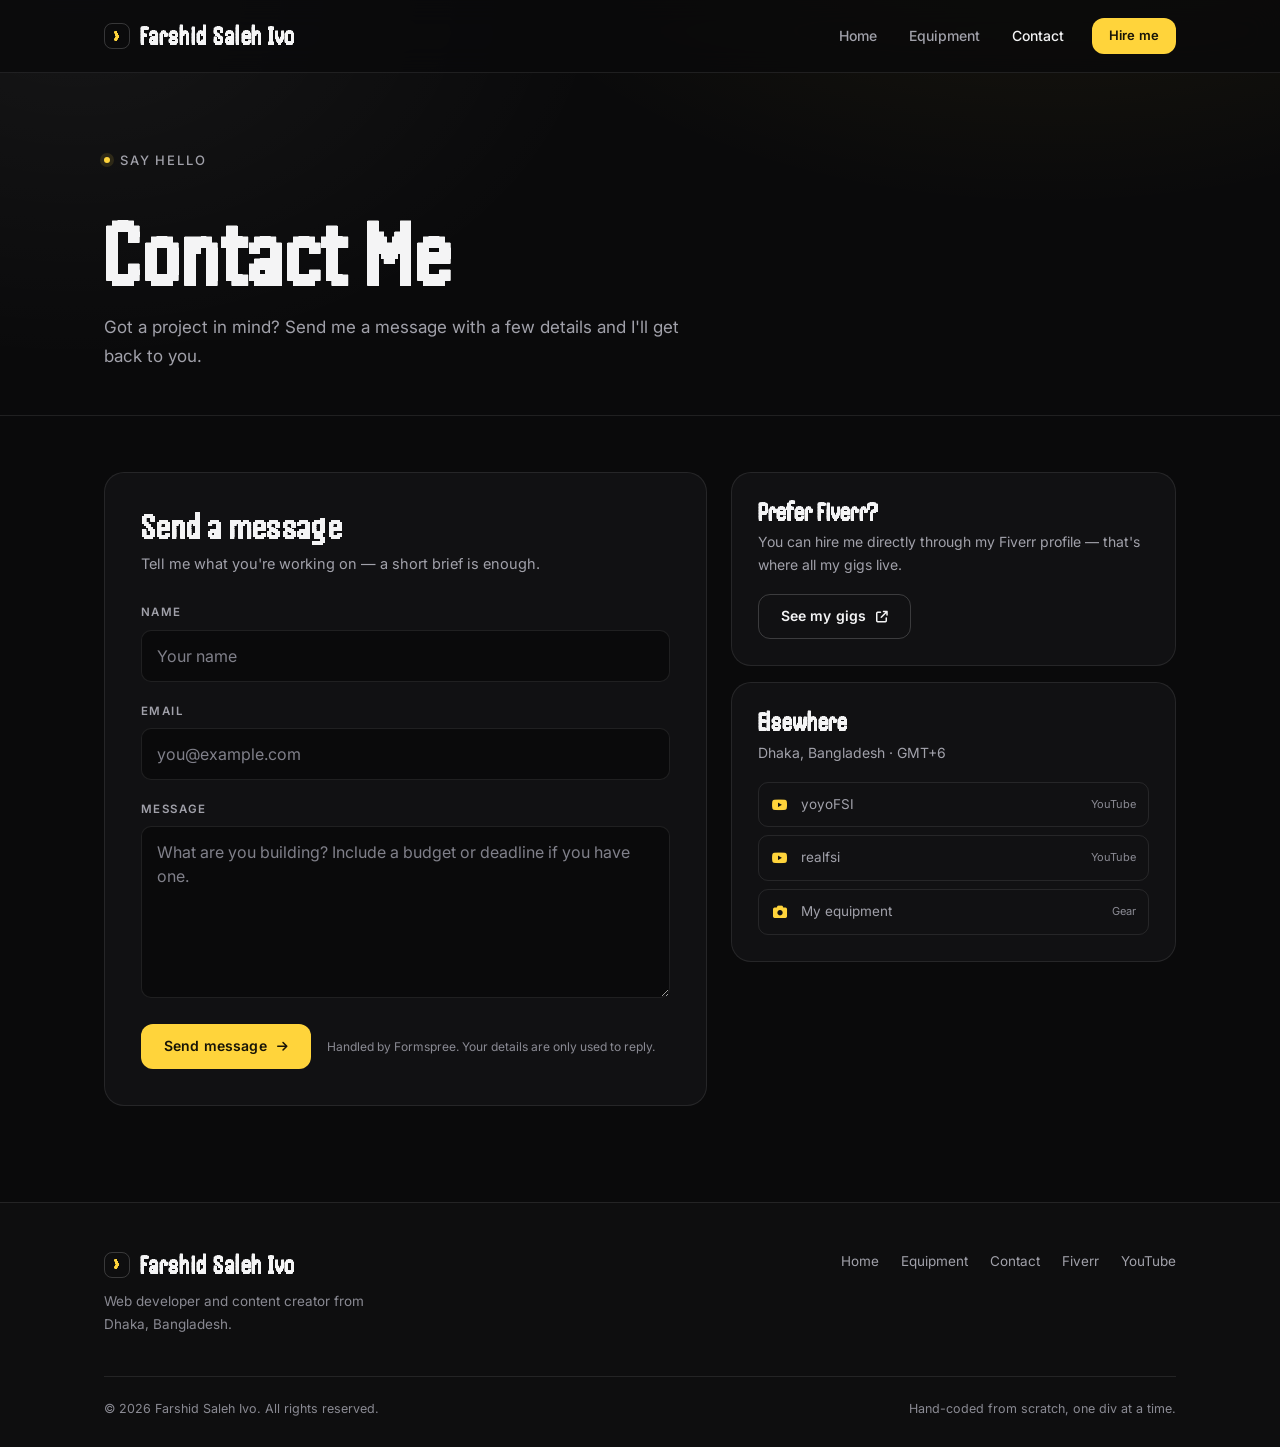
<file: Farshid Saleh Ivo - portfolio v1/contactme.html>
<!DOCTYPE html>
<html lang="en">
<head>
    <meta charset="UTF-8">
    <meta name="viewport" content="width=device-width, initial-scale=1">
    <title>Contact — Farshid Saleh Ivo</title>
    <meta name="description" content="Contact Farshid Saleh Ivo about a website, video editing or design project. Send a message or reach out through Fiverr.">
    <meta name="author" content="Farshid Saleh Ivo">
    <meta name="theme-color" content="#0a0a0b">
    <meta name="robots" content="index, follow">
    <link rel="canonical" href="https://farshidsalehivo.netlify.app/contactme.html">

    <meta property="og:type" content="website">
    <meta property="og:site_name" content="Farshid Saleh Ivo">
    <meta property="og:title" content="Contact — Farshid Saleh Ivo">
    <meta property="og:description" content="Got a project in mind? Send a message about a website, video or design project.">
    <meta property="og:url" content="https://farshidsalehivo.netlify.app/contactme.html">
    <meta property="og:image" content="https://farshidsalehivo.netlify.app/images/og-cover.jpg">
    <meta property="og:image:width" content="1200">
    <meta property="og:image:height" content="630">
    <meta property="og:image:alt" content="Farshid Saleh Ivo — web developer and content creator">
    <meta name="twitter:card" content="summary_large_image">
    <meta name="twitter:title" content="Contact — Farshid Saleh Ivo">
    <meta name="twitter:description" content="Got a project in mind? Send a message about a website, video or design project.">
    <meta name="twitter:image" content="https://farshidsalehivo.netlify.app/images/og-cover.jpg">

    <link rel="icon" href="favicon.ico" sizes="any">
    <link rel="apple-touch-icon" sizes="180x180" href="apple-touch-icon.png">
    <link rel="manifest" href="site.webmanifest">

    <link rel="preconnect" href="https://fonts.googleapis.com">
    <link rel="preconnect" href="https://fonts.gstatic.com" crossorigin>
    <link rel="preconnect" href="https://cdnjs.cloudflare.com" crossorigin>
    <link href="https://fonts.googleapis.com/css2?family=Handjet:wght@400..900&family=Inter:wght@400;500;600&display=swap" rel="stylesheet">
    <link rel="stylesheet" href="https://cdnjs.cloudflare.com/ajax/libs/font-awesome/6.5.2/css/all.min.css" integrity="sha512-SnH5WK+bZxgPHs44uWIX+LLJAJ9/2PkPKZ5QiAj6Ta86w+fsb2TkcmfRyVX3pBnMFcV7oQPJkl9QevSCWr3W6A==" crossorigin="anonymous" referrerpolicy="no-referrer">
    <link rel="stylesheet" href="style.css">
    <script src="app.js" defer></script>
</head>
<body>
    <a class="skip-link" href="#main">Skip to content</a>

    <header class="site-header">
        <div class="wrap header-inner">
            <a class="logo" href="index.html" aria-label="Farshid Saleh Ivo — home">
                <span class="logo__mark" aria-hidden="true">›</span> Farshid Saleh Ivo
            </a>
            <button class="nav-toggle" id="navToggle" type="button" aria-expanded="false" aria-controls="siteNav" aria-label="Open menu">
                <span class="nav-toggle__bars" aria-hidden="true"><span></span><span></span></span>
                <span class="nav-toggle__label">Menu</span>
            </button>
            <nav class="site-nav" id="siteNav" aria-label="Main">
                <a href="index.html">Home</a>
                <a href="equipment.html">Equipment</a>
                <a href="contactme.html" aria-current="page">Contact</a>
                <a class="btn btn--accent btn--sm" href="https://www.fiverr.com/yoyofsi?public_mode=true" target="_blank" rel="noopener">Hire me</a>
            </nav>
        </div>
    </header>

    <main id="main">
        <div class="page-head">
            <div class="wrap">
                <p class="eyebrow"><span class="dot" aria-hidden="true"></span> Say hello</p>
                <h1>Contact Me</h1>
                <p class="lede">
                    Got a project in mind? Send me a message with a few details and I'll get back to you.
                </p>
            </div>
        </div>

        <div class="wrap">
            <div class="contact-layout">
                <form class="form-card" id="contactForm" action="https://formspree.io/f/mlgvylbv" method="POST">
                    <h2>Send a message</h2>
                    <p class="form-card__intro">Tell me what you're working on — a short brief is enough.</p>

                    <input type="hidden" name="_subject" value="New message from farshidsalehivo.netlify.app">
                    <div class="form-honeypot" hidden>
                        <label for="company">Company</label>
                        <input type="text" id="company" name="_gotcha" tabindex="-1" autocomplete="off">
                    </div>

                    <div class="form-field">
                        <label for="name">Name</label>
                        <input type="text" id="name" name="name" placeholder="Your name" autocomplete="name" required>
                    </div>

                    <div class="form-field">
                        <label for="email">Email</label>
                        <input type="email" id="email" name="email" placeholder="you@example.com" autocomplete="email" inputmode="email" required>
                    </div>

                    <div class="form-field">
                        <label for="message">Message</label>
                        <textarea id="message" name="message" rows="6" placeholder="What are you building? Include a budget or deadline if you have one." required></textarea>
                    </div>

                    <div class="form-status" id="formStatus" role="status" aria-live="polite"></div>

                    <div class="form-footer">
                        <button type="submit" class="btn btn--accent" id="submitBtn">
                            Send message <i class="fa-solid fa-arrow-right" aria-hidden="true"></i>
                        </button>
                        <p class="form-note">Handled by Formspree. Your details are only used to reply.</p>
                    </div>
                </form>

                <aside class="contact-aside" aria-label="Other ways to contact me">
                    <div class="aside-card">
                        <h2>Prefer Fiverr?</h2>
                        <p>You can hire me directly through my Fiverr profile — that's where all my gigs live.</p>
                        <p class="aside-card__cta">
                            <a class="btn btn--ghost" href="https://www.fiverr.com/yoyofsi?public_mode=true" target="_blank" rel="noopener">
                                See my gigs <i class="fa-solid fa-arrow-up-right-from-square" aria-hidden="true"></i>
                            </a>
                        </p>
                    </div>

                    <div class="aside-card">
                        <h2>Elsewhere</h2>
                        <p>Dhaka, Bangladesh · GMT+6</p>
                        <ul class="aside-list">
                            <li>
                                <a href="https://www.youtube.com/@yoyoFSI?app=desktop" target="_blank" rel="noopener">
                                    <i class="fa-brands fa-youtube" aria-hidden="true"></i> yoyoFSI
                                    <span>YouTube</span>
                                </a>
                            </li>
                            <li>
                                <a href="https://www.youtube.com/@cheetota" target="_blank" rel="noopener">
                                    <i class="fa-brands fa-youtube" aria-hidden="true"></i> realfsi
                                    <span>YouTube</span>
                                </a>
                            </li>
                            <li>
                                <a href="equipment.html">
                                    <i class="fa-solid fa-camera" aria-hidden="true"></i> My equipment
                                    <span>Gear</span>
                                </a>
                            </li>
                        </ul>
                    </div>
                </aside>
            </div>
        </div>
    </main>

    <footer class="site-footer">
        <div class="wrap">
            <div class="footer__inner">
                <div class="footer__brand">
                    <a class="logo" href="index.html"><span class="logo__mark" aria-hidden="true">›</span> Farshid Saleh Ivo</a>
                    <p>Web developer and content creator from Dhaka, Bangladesh.</p>
                </div>
                <nav class="footer__links" aria-label="Footer">
                    <a href="index.html">Home</a>
                    <a href="equipment.html">Equipment</a>
                    <a href="contactme.html">Contact</a>
                    <a href="https://www.fiverr.com/yoyofsi?public_mode=true" target="_blank" rel="noopener">Fiverr</a>
                    <a href="https://www.youtube.com/@yoyoFSI?app=desktop" target="_blank" rel="noopener">YouTube</a>
                </nav>
            </div>
            <div class="footer__bottom">
                <span>© <span data-year>2026</span> Farshid Saleh Ivo. All rights reserved.</span>
                <span>Hand-coded from scratch, one div at a time.</span>
            </div>
        </div>
    </footer>
</body>
</html>
</file>
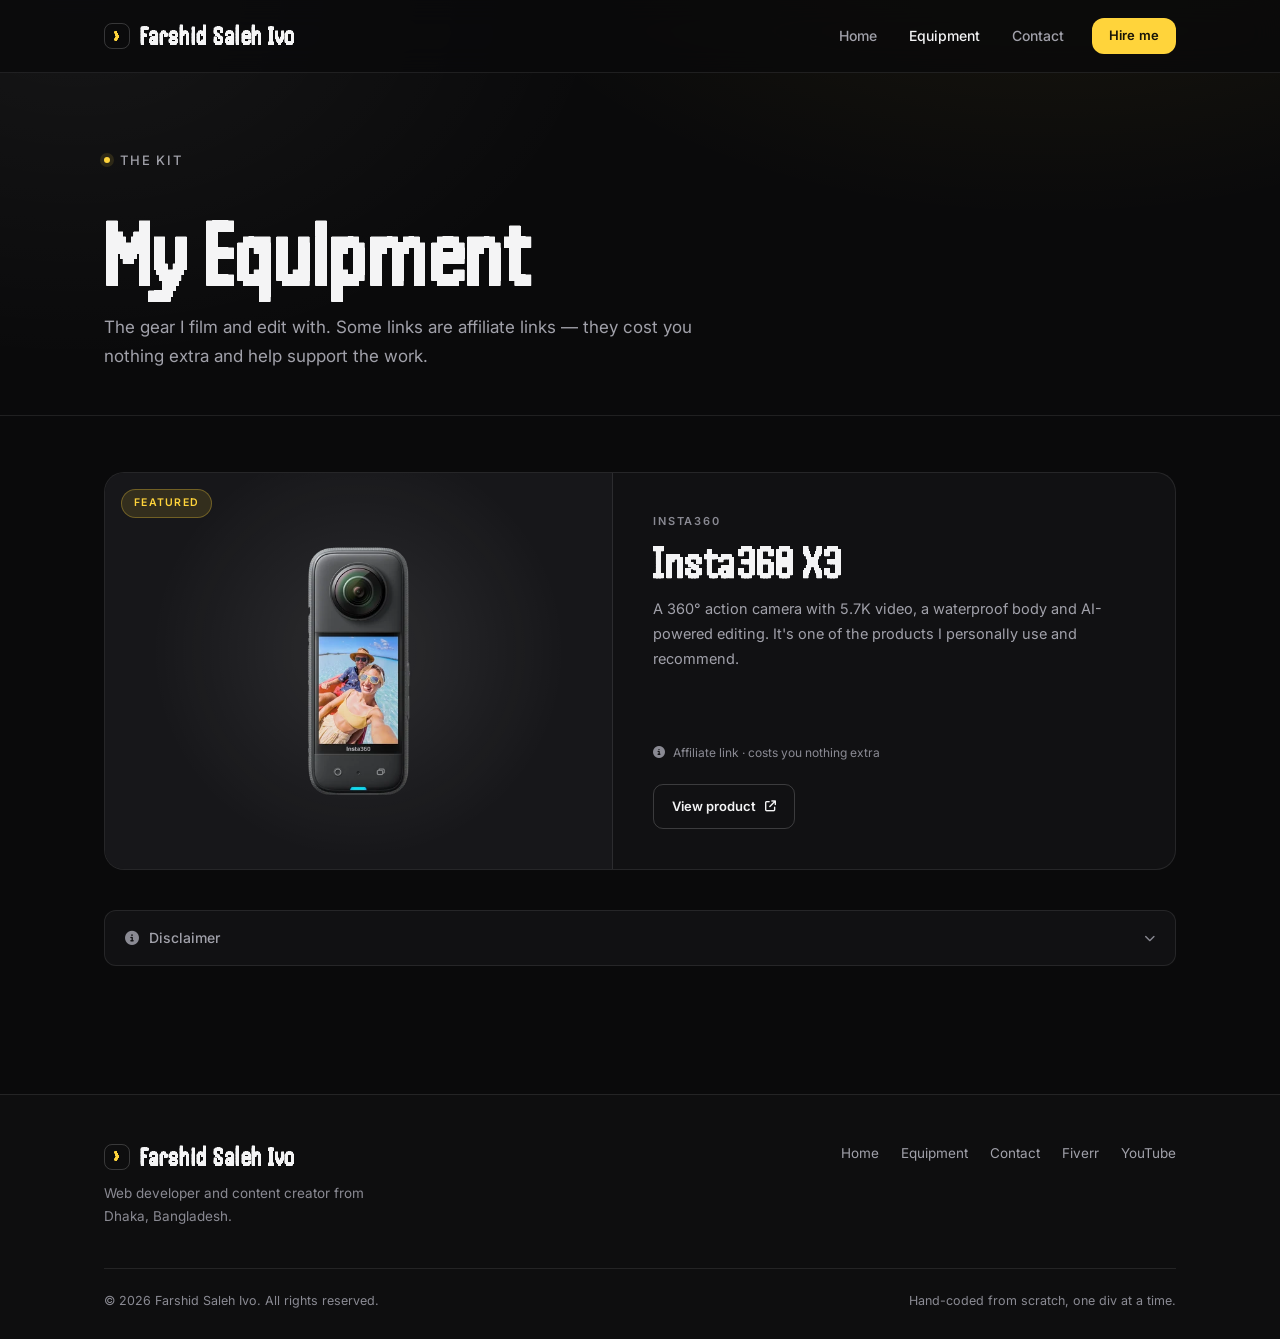
<file: Farshid Saleh Ivo - portfolio v1/equipment.html>
<!DOCTYPE html>
<html lang="en">
<head>
    <meta charset="UTF-8">
    <meta name="viewport" content="width=device-width, initial-scale=1">
    <title>My Equipment — Farshid Saleh Ivo</title>
    <meta name="description" content="The camera gear Farshid Saleh Ivo uses for filming and editing, starting with the Insta360 X3 360° action camera.">
    <meta name="author" content="Farshid Saleh Ivo">
    <meta name="theme-color" content="#0a0a0b">
    <meta name="robots" content="index, follow">
    <link rel="canonical" href="https://farshidsalehivo.netlify.app/equipment.html">

    <meta property="og:type" content="website">
    <meta property="og:site_name" content="Farshid Saleh Ivo">
    <meta property="og:title" content="My Equipment — Farshid Saleh Ivo">
    <meta property="og:description" content="The camera gear behind the videos, starting with the Insta360 X3.">
    <meta property="og:url" content="https://farshidsalehivo.netlify.app/equipment.html">
    <meta property="og:image" content="https://farshidsalehivo.netlify.app/images/og-cover.jpg">
    <meta property="og:image:width" content="1200">
    <meta property="og:image:height" content="630">
    <meta property="og:image:alt" content="Farshid Saleh Ivo — web developer and content creator">
    <meta name="twitter:card" content="summary_large_image">
    <meta name="twitter:title" content="My Equipment — Farshid Saleh Ivo">
    <meta name="twitter:description" content="The camera gear behind the videos, starting with the Insta360 X3.">
    <meta name="twitter:image" content="https://farshidsalehivo.netlify.app/images/og-cover.jpg">

    <link rel="icon" href="favicon.ico" sizes="any">
    <link rel="apple-touch-icon" sizes="180x180" href="apple-touch-icon.png">
    <link rel="manifest" href="site.webmanifest">

    <link rel="preconnect" href="https://fonts.googleapis.com">
    <link rel="preconnect" href="https://fonts.gstatic.com" crossorigin>
    <link rel="preconnect" href="https://cdnjs.cloudflare.com" crossorigin>
    <link href="https://fonts.googleapis.com/css2?family=Handjet:wght@400..900&family=Inter:wght@400;500;600&display=swap" rel="stylesheet">
    <link rel="stylesheet" href="https://cdnjs.cloudflare.com/ajax/libs/font-awesome/6.5.2/css/all.min.css" integrity="sha512-SnH5WK+bZxgPHs44uWIX+LLJAJ9/2PkPKZ5QiAj6Ta86w+fsb2TkcmfRyVX3pBnMFcV7oQPJkl9QevSCWr3W6A==" crossorigin="anonymous" referrerpolicy="no-referrer">
    <link rel="stylesheet" href="style.css">
    <script src="app.js" defer></script>
</head>
<body>
    <a class="skip-link" href="#main">Skip to content</a>

    <header class="site-header">
        <div class="wrap header-inner">
            <a class="logo" href="index.html" aria-label="Farshid Saleh Ivo — home">
                <span class="logo__mark" aria-hidden="true">›</span> Farshid Saleh Ivo
            </a>
            <button class="nav-toggle" id="navToggle" type="button" aria-expanded="false" aria-controls="siteNav" aria-label="Open menu">
                <span class="nav-toggle__bars" aria-hidden="true"><span></span><span></span></span>
                <span class="nav-toggle__label">Menu</span>
            </button>
            <nav class="site-nav" id="siteNav" aria-label="Main">
                <a href="index.html">Home</a>
                <a href="equipment.html" aria-current="page">Equipment</a>
                <a href="contactme.html">Contact</a>
                <a class="btn btn--accent btn--sm" href="https://www.fiverr.com/yoyofsi?public_mode=true" target="_blank" rel="noopener">Hire me</a>
            </nav>
        </div>
    </header>

    <main id="main">
        <div class="page-head">
            <div class="wrap">
                <p class="eyebrow"><span class="dot" aria-hidden="true"></span> The kit</p>
                <h1>My Equipment</h1>
                <p class="lede">
                    The gear I film and edit with. Some links are affiliate links — they cost you nothing extra
                    and help support the work.
                </p>
            </div>
        </div>

        <section class="section" aria-labelledby="gear-title">
            <div class="wrap">
                <h2 id="gear-title" class="visually-hidden">Camera gear</h2>

                <div class="products">
                    <article class="product-card product-card--feature">
                        <div class="product-card__media">
                            <span class="product-card__badge">Featured</span>
                            <picture>
                                <source type="image/webp" srcset="images/insta360-x3-480.webp 480w, images/insta360-x3-800.webp 800w" sizes="(max-width: 720px) 60vw, 300px">
                                <img src="images/insta360-x3-480.png" alt="Insta360 X3 360° action camera" width="1280" height="1280" loading="lazy" decoding="async">
                            </picture>
                        </div>
                        <div class="product-card__body">
                            <span class="product-card__brand">Insta360</span>
                            <h2 class="product-card__name">Insta360 X3</h2>
                            <p class="product-card__desc">
                                A 360° action camera with 5.7K video, a waterproof body and AI-powered editing.
                                It's one of the products I personally use and recommend.
                            </p>
                            <p class="affiliate-note">
                                <i class="fa-solid fa-circle-info" aria-hidden="true"></i> Affiliate link · costs you nothing extra
                            </p>
                            <a class="product-card__btn" href="https://www.insta360.com/sal/x3?utm_term=INRV0KL" target="_blank" rel="sponsored noopener" aria-label="View the Insta360 X3 on the Insta360 website (opens in a new tab)">
                                View product <i class="fa-solid fa-arrow-up-right-from-square" aria-hidden="true"></i>
                            </a>
                        </div>
                    </article>

                    <!--
                        To add another product, copy the article above and change:
                        - the image inside .product-card__media (use a WebP around 800px)
                        - brand, name, description and the link
                        Remove the "product-card--feature" class when there is more than one card.
                    -->
                </div>

                <details class="disclaimer">
                    <summary>
                        <i class="fa-solid fa-circle-info" aria-hidden="true"></i>
                        Disclaimer
                        <i class="fa-solid fa-chevron-down chevron" aria-hidden="true"></i>
                    </summary>
                    <div class="disclaimer__body">
                        <p>
                            All product links on this page are affiliate links, which means I may earn a commission
                            if you click one and make a purchase. This comes at no additional cost to you and helps
                            support my work. I only recommend products I personally use and believe in. Thank you
                            for your support!
                        </p>
                    </div>
                </details>
            </div>
        </section>
    </main>

    <footer class="site-footer">
        <div class="wrap">
            <div class="footer__inner">
                <div class="footer__brand">
                    <a class="logo" href="index.html"><span class="logo__mark" aria-hidden="true">›</span> Farshid Saleh Ivo</a>
                    <p>Web developer and content creator from Dhaka, Bangladesh.</p>
                </div>
                <nav class="footer__links" aria-label="Footer">
                    <a href="index.html">Home</a>
                    <a href="equipment.html">Equipment</a>
                    <a href="contactme.html">Contact</a>
                    <a href="https://www.fiverr.com/yoyofsi?public_mode=true" target="_blank" rel="noopener">Fiverr</a>
                    <a href="https://www.youtube.com/@yoyoFSI?app=desktop" target="_blank" rel="noopener">YouTube</a>
                </nav>
            </div>
            <div class="footer__bottom">
                <span>© <span data-year>2026</span> Farshid Saleh Ivo. All rights reserved.</span>
                <span>Hand-coded from scratch, one div at a time.</span>
            </div>
        </div>
    </footer>
</body>
</html>
</file>
<file: Farshid Saleh Ivo - portfolio v1/style.css>
/* ==========================================================================
   Farshid Saleh Ivo — portfolio
   1. Tokens        6. Sections       11. Contact
   2. Base          7. Skills         12. Footer
   3. Header/nav    8. Channels       13. Memorial notice
   4. Buttons       9. Reviews        14. 404
   5. Hero          10. Equipment     15. Responsive
   ========================================================================== */

/* 1. Tokens ---------------------------------------------------------------- */
:root {
    color-scheme: dark;
    accent-color: var(--accent);
    --bg: #0a0a0b;
    --surface: #111113;
    --surface-2: #17171a;
    --surface-3: #1e1e22;
    --border: rgba(255, 255, 255, 0.09);
    --border-strong: rgba(255, 255, 255, 0.18);
    --text: #f4f4f5;
    --text-muted: #a1a1aa;
    --text-dim: #8a8a93;
    --accent: #ffd43b;
    --accent-soft: rgba(255, 212, 59, 0.12);
    --accent-ink: #171407;
    --danger: #f0776c;
    --success: #5fd39b;

    --font-display: "Handjet", ui-sans-serif, system-ui, sans-serif;
    --font-body: "Inter", system-ui, -apple-system, "Segoe UI", Roboto, sans-serif;

    --radius: 20px;
    --radius-sm: 12px;
    --wrap: 1120px;
    --header-h: 72px;

    --ease: cubic-bezier(0.22, 1, 0.36, 1);
    --shadow: 0 30px 60px -35px rgba(0, 0, 0, 0.95);
}

/* 2. Base ------------------------------------------------------------------ */
*,
*::before,
*::after {
    box-sizing: border-box;
}

html {
    scroll-behavior: smooth;
    -webkit-text-size-adjust: 100%;
}

body {
    min-height: 100vh;
    margin: 0;
    color: var(--text);
    background-color: var(--bg);
    background-image:
        radial-gradient(900px 520px at 82% -10%, rgba(255, 212, 59, 0.08), transparent 68%),
        radial-gradient(760px 520px at 6% 0%, rgba(255, 255, 255, 0.05), transparent 70%);
    background-repeat: no-repeat;
    font-family: var(--font-body);
    font-size: 16px;
    line-height: 1.6;
    -webkit-font-smoothing: antialiased;
    text-rendering: optimizeLegibility;
}

h1,
h2,
h3,
h4 {
    margin: 0;
    font-family: var(--font-display);
    font-weight: 800;
    font-variation-settings: "ELGR" 1, "ELSH" 2;
    line-height: 0.98;
    letter-spacing: 0.01em;
    color: var(--text);
}

p {
    margin: 0;
}

img,
picture,
svg {
    display: block;
    max-width: 100%;
}

a {
    color: inherit;
    text-decoration: none;
}

ul,
ol {
    margin: 0;
    padding: 0;
    list-style: none;
}

button {
    font: inherit;
    color: inherit;
}

::selection {
    background: var(--accent);
    color: var(--accent-ink);
}

:focus-visible {
    outline: 2px solid var(--accent);
    outline-offset: 3px;
    border-radius: 4px;
}

.skip-link {
    position: absolute;
    top: -100px;
    left: 16px;
    z-index: 200;
    padding: 12px 18px;
    border-radius: var(--radius-sm);
    background: var(--accent);
    color: var(--accent-ink);
    font-weight: 600;
}

.skip-link:focus {
    top: 16px;
}

.visually-hidden {
    position: absolute !important;
    width: 1px;
    height: 1px;
    padding: 0;
    margin: -1px;
    overflow: hidden;
    clip: rect(0 0 0 0);
    white-space: nowrap;
    border: 0;
}

.wrap {
    width: 100%;
    max-width: var(--wrap);
    margin-inline: auto;
    padding-inline: 24px;
}

.dot {
    display: inline-block;
    width: 6px;
    height: 6px;
    flex: 0 0 auto;
    border-radius: 50%;
    background: var(--accent);
    box-shadow: 0 0 0 4px var(--accent-soft);
}

/* 3. Header / nav ---------------------------------------------------------- */
.site-header {
    position: sticky;
    top: 0;
    z-index: 100;
    border-bottom: 1px solid var(--border);
    background: rgba(10, 10, 11, 0.78);
    backdrop-filter: blur(14px) saturate(140%);
    -webkit-backdrop-filter: blur(14px) saturate(140%);
}

.header-inner {
    display: flex;
    align-items: center;
    justify-content: space-between;
    gap: 24px;
    min-height: var(--header-h);
}

.logo {
    display: inline-flex;
    align-items: center;
    gap: 10px;
    font-family: var(--font-display);
    font-size: 26px;
    font-weight: 800;
    font-variation-settings: "ELGR" 1, "ELSH" 2;
    letter-spacing: 0.02em;
    line-height: 1;
    white-space: nowrap;
    transition: color 0.2s var(--ease);
}

.logo:hover {
    color: #fff;
}

.logo__mark {
    display: inline-flex;
    align-items: center;
    justify-content: center;
    width: 26px;
    height: 26px;
    border: 1px solid var(--border-strong);
    border-radius: 8px;
    color: var(--accent);
    font-size: 20px;
    line-height: 1;
    padding-bottom: 3px;
    transition: border-color 0.2s var(--ease), background 0.2s var(--ease);
}

.logo:hover .logo__mark {
    border-color: var(--accent);
    background: var(--accent-soft);
}

.site-nav {
    display: flex;
    align-items: center;
    gap: 4px;
}

.site-nav > a:not(.btn) {
    padding: 9px 14px;
    border-radius: 10px;
    color: var(--text-muted);
    font-size: 14px;
    font-weight: 500;
    transition: color 0.2s var(--ease), background 0.2s var(--ease);
}

.site-nav > a:not(.btn):hover {
    color: var(--text);
    background: rgba(255, 255, 255, 0.05);
}

.site-nav > a[aria-current="page"] {
    color: var(--text);
}

.site-nav .btn {
    margin-left: 10px;
}

.nav-toggle {
    display: none;
    align-items: center;
    gap: 10px;
    padding: 10px 14px;
    border: 1px solid var(--border);
    border-radius: 10px;
    background: var(--surface);
    color: var(--text);
    font-size: 14px;
    font-weight: 500;
    cursor: pointer;
}

.nav-toggle__bars {
    display: inline-flex;
    flex-direction: column;
    justify-content: center;
    gap: 4px;
    width: 16px;
    height: 14px;
}

.nav-toggle__label {
    line-height: 1;
}

.nav-toggle__bars span {
    display: block;
    height: 2px;
    border-radius: 2px;
    background: currentColor;
    transition: transform 0.25s var(--ease), opacity 0.2s var(--ease);
}

.nav-toggle[aria-expanded="true"] .nav-toggle__bars span:first-child {
    transform: translateY(3px) rotate(45deg);
}

.nav-toggle[aria-expanded="true"] .nav-toggle__bars span:last-child {
    transform: translateY(-3px) rotate(-45deg);
}

/* 4. Buttons --------------------------------------------------------------- */
.btn {
    display: inline-flex;
    align-items: center;
    justify-content: center;
    gap: 10px;
    padding: 13px 22px;
    border: 1px solid transparent;
    border-radius: 12px;
    font-family: var(--font-body);
    font-size: 14px;
    font-weight: 600;
    letter-spacing: 0.01em;
    line-height: 1.2;
    white-space: nowrap;
    cursor: pointer;
    transition:
        transform 0.2s var(--ease),
        background 0.2s var(--ease),
        border-color 0.2s var(--ease),
        color 0.2s var(--ease);
}

.btn i {
    font-size: 12px;
    transition: transform 0.2s var(--ease);
}

.btn:hover {
    transform: translateY(-2px);
}

.btn:hover i {
    transform: translate(2px, -2px);
}

.btn--accent {
    background: var(--accent);
    color: var(--accent-ink);
}

.btn--accent:hover {
    background: #ffe066;
}

.btn--ghost {
    border-color: var(--border-strong);
    background: transparent;
    color: var(--text);
}

.btn--ghost:hover {
    border-color: rgba(255, 255, 255, 0.32);
    background: rgba(255, 255, 255, 0.04);
}

.btn--sm {
    padding: 9px 16px;
    font-size: 13px;
}

.btn--block {
    width: 100%;
}

/* 5. Hero ------------------------------------------------------------------ */
.hero {
    padding: 84px 0 64px;
}

.hero__grid {
    display: grid;
    grid-template-columns: minmax(0, 1.08fr) minmax(0, 0.92fr);
    align-items: center;
    gap: 56px;
}

.eyebrow {
    display: inline-flex;
    align-items: center;
    gap: 10px;
    margin-bottom: 22px;
    color: var(--text-muted);
    font-size: 13px;
    font-weight: 500;
    letter-spacing: 0.14em;
    text-transform: uppercase;
}

.hero h1 {
    margin-bottom: 22px;
    font-size: clamp(58px, 8.4vw, 104px);
    font-weight: 900;
    letter-spacing: 0.005em;
    line-height: 0.9;
}

.hero h1 .accent {
    color: var(--accent);
}

.hero-break {
    display: none;
}

.lede {
    max-width: 48ch;
    color: var(--text-muted);
    font-size: 17px;
    line-height: 1.7;
}

.lede a {
    color: var(--text);
    text-decoration: underline;
    text-decoration-color: var(--border-strong);
    text-underline-offset: 3px;
    transition: text-decoration-color 0.2s var(--ease), color 0.2s var(--ease);
}

.lede a:hover {
    color: var(--accent);
    text-decoration-color: var(--accent);
}

.hero__actions {
    display: flex;
    flex-wrap: wrap;
    gap: 12px;
    margin-top: 32px;
}

.hero__availability {
    display: flex;
    flex-wrap: wrap;
    gap: 22px;
    margin-top: 36px;
    padding-top: 26px;
    border-top: 1px solid var(--border);
    color: var(--text-dim);
    font-size: 13px;
}

.hero__availability span {
    display: inline-flex;
    align-items: center;
    gap: 9px;
}

.hero__availability i {
    color: var(--text-muted);
    font-size: 13px;
}

/* Portrait */
.hero__visual {
    position: relative;
}

.portrait-card {
    position: relative;
    display: grid;
    place-items: center;
    aspect-ratio: 1 / 1;
    padding: 9%;
    border: 1px solid var(--border);
    border-radius: 28px;
    background:
        radial-gradient(circle at 50% 40%, rgba(255, 212, 59, 0.09), transparent 62%),
        var(--surface);
    box-shadow: var(--shadow);
    overflow: hidden;
}

.portrait-card::before {
    content: "";
    position: absolute;
    inset: 0;
    background-image:
        linear-gradient(rgba(255, 255, 255, 0.028) 1px, transparent 1px),
        linear-gradient(90deg, rgba(255, 255, 255, 0.028) 1px, transparent 1px);
    background-size: 34px 34px;
    mask-image: radial-gradient(circle at 50% 42%, #000 30%, transparent 78%);
    -webkit-mask-image: radial-gradient(circle at 50% 42%, #000 30%, transparent 78%);
    pointer-events: none;
}

.portrait-card picture {
    position: relative;
    width: 100%;
    max-width: 340px;
    aspect-ratio: 1 / 1;
}

.portrait-card img {
    width: 100%;
    height: 100%;
    object-fit: cover;
    filter: saturate(1.02) contrast(1.02);
}

.portrait-card__tag {
    position: absolute;
    bottom: 22px;
    left: 50%;
    transform: translateX(-50%);
    display: inline-flex;
    align-items: center;
    gap: 8px;
    padding: 7px 14px;
    border: 1px solid var(--border-strong);
    border-radius: 999px;
    background: rgba(10, 10, 11, 0.82);
    backdrop-filter: blur(8px);
    -webkit-backdrop-filter: blur(8px);
    color: var(--text);
    font-size: 12px;
    font-weight: 500;
    white-space: nowrap;
}

/* 6. Sections -------------------------------------------------------------- */
.section {
    padding: 56px 0;
}

.section--tight {
    padding: 24px 0 56px;
}

.section-head {
    display: flex;
    flex-wrap: wrap;
    align-items: flex-end;
    justify-content: space-between;
    gap: 18px;
    margin-bottom: 34px;
}

.section-head h2 {
    font-size: clamp(38px, 4.6vw, 54px);
}

.section-head p {
    max-width: 46ch;
    color: var(--text-muted);
    font-size: 15px;
}

.section-index {
    display: block;
    margin-bottom: 10px;
    color: var(--accent);
    font-family: var(--font-body);
    font-size: 12px;
    font-weight: 600;
    letter-spacing: 0.18em;
}

.page-head {
    padding: 72px 0 44px;
    border-bottom: 1px solid var(--border);
}

.page-head h1 {
    margin: 20px 0 16px;
    font-size: clamp(54px, 8vw, 92px);
    font-weight: 900;
    line-height: 0.92;
}

.page-head .lede {
    max-width: 56ch;
}

/* About cards */
.about-grid {
    display: grid;
    grid-template-columns: repeat(2, minmax(0, 1fr));
    gap: 16px;
}

.info-card {
    position: relative;
    padding: 34px;
    border: 1px solid var(--border);
    border-radius: var(--radius);
    background: var(--surface);
    transition: border-color 0.25s var(--ease), transform 0.25s var(--ease);
}

.info-card:hover {
    border-color: var(--border-strong);
    transform: translateY(-3px);
}

.info-card__num {
    position: absolute;
    top: 26px;
    right: 30px;
    color: var(--text-dim);
    font-family: var(--font-display);
    font-size: 15px;
    letter-spacing: 0.16em;
}

.info-card h3 {
    margin-bottom: 14px;
    padding-right: 40px;
    font-size: 32px;
}

.info-card p {
    color: var(--text-muted);
    font-size: 15.5px;
    line-height: 1.75;
}

.info-card p + p {
    margin-top: 12px;
}

.info-card a {
    color: var(--text);
    text-decoration: underline;
    text-decoration-color: var(--border-strong);
    text-underline-offset: 3px;
    transition: color 0.2s var(--ease), text-decoration-color 0.2s var(--ease);
}

.info-card a:hover {
    color: var(--accent);
    text-decoration-color: var(--accent);
}

.info-card--row {
    grid-column: 1 / -1;
    display: flex;
    align-items: center;
    gap: 28px;
    padding: 24px 34px;
}

.info-card--row h3 {
    margin: 0;
    padding-right: 0;
    font-size: 28px;
    white-space: nowrap;
}

.info-card--row p {
    max-width: 62ch;
}

/* 7. Skills ---------------------------------------------------------------- */
.skills {
    display: grid;
    grid-template-columns: repeat(auto-fit, minmax(190px, 1fr));
    gap: 12px;
}

.skill {
    display: flex;
    align-items: center;
    gap: 14px;
    padding: 16px 18px;
    border: 1px solid var(--border);
    border-radius: var(--radius-sm);
    background: var(--surface);
    transition: border-color 0.2s var(--ease), background 0.2s var(--ease);
}

.skill:hover {
    border-color: var(--border-strong);
    background: var(--surface-2);
}

.skill__icon {
    display: grid;
    place-items: center;
    width: 38px;
    height: 38px;
    flex: 0 0 auto;
    border: 1px solid var(--border);
    border-radius: 10px;
    background: var(--surface-2);
    color: var(--accent);
    font-size: 16px;
}

.skill__label {
    font-size: 14.5px;
    font-weight: 500;
}

/* 8. Channels -------------------------------------------------------------- */
.channels {
    display: grid;
    grid-template-columns: repeat(auto-fit, minmax(250px, 1fr));
    gap: 16px;
}

.channel {
    position: relative;
    display: flex;
    flex-direction: column;
    gap: 18px;
    padding: 26px;
    border: 1px solid var(--border);
    border-radius: var(--radius);
    background: var(--surface);
    transition: border-color 0.25s var(--ease), transform 0.25s var(--ease), background 0.25s var(--ease);
}

.channel:hover {
    border-color: var(--border-strong);
    transform: translateY(-3px);
    background: var(--surface-2);
}

.channel__top {
    display: flex;
    align-items: center;
    justify-content: space-between;
    gap: 12px;
}

.channel__icon {
    display: grid;
    place-items: center;
    width: 42px;
    height: 42px;
    border: 1px solid var(--border);
    border-radius: 12px;
    background: var(--surface-2);
    color: var(--text);
    font-size: 17px;
}

.channel__arrow {
    color: var(--text-dim);
    font-size: 12px;
    transition: color 0.2s var(--ease), transform 0.2s var(--ease);
}

.channel:hover .channel__arrow {
    color: var(--accent);
    transform: translate(2px, -2px);
}

.channel__name {
    display: block;
    font-family: var(--font-display);
    font-size: 26px;
    font-weight: 800;
    font-variation-settings: "ELGR" 1, "ELSH" 2;
    line-height: 1;
}

.channel__meta {
    display: block;
    margin-top: 8px;
    color: var(--text-dim);
    font-size: 13px;
}

.channel__count {
    display: inline-flex;
    align-items: center;
    gap: 8px;
    margin-top: 14px;
    color: var(--text-muted);
    font-size: 13px;
}

.channel__count[hidden] {
    /* Reserve the row while the API call is in flight so the cards don't
       jump when the numbers arrive. */
    display: inline-flex;
    visibility: hidden;
}

.channel__count strong {
    color: var(--text);
    font-family: var(--font-display);
    font-size: 30px;
    font-weight: 800;
    font-variation-settings: "ELGR" 1, "ELSH" 2;
    line-height: 1;
}

.channel--accent {
    border-color: rgba(255, 212, 59, 0.28);
    background:
        radial-gradient(circle at 100% 0%, rgba(255, 212, 59, 0.1), transparent 60%),
        var(--surface);
}

.channel--accent .channel__icon {
    border-color: rgba(255, 212, 59, 0.3);
    color: var(--accent);
}

/* 9. Reviews --------------------------------------------------------------- */
.reviews {
    display: grid;
    grid-template-columns: repeat(2, minmax(0, 1fr));
    gap: 16px;
}

.review {
    position: relative;
    display: flex;
    flex-direction: column;
    gap: 18px;
    margin: 0;
    padding: 30px 34px;
    overflow: hidden;
    border: 1px solid var(--border);
    border-radius: var(--radius);
    background: var(--surface);
    transition: border-color 0.25s var(--ease), background 0.25s var(--ease), transform 0.25s var(--ease);
}

.review::before {
    content: "\f10e";
    position: absolute;
    top: 26px;
    right: 30px;
    color: rgba(255, 212, 59, 0.16);
    font-family: "Font Awesome 6 Free";
    font-weight: 900;
    font-size: 34px;
    line-height: 1;
    pointer-events: none;
}

.review:hover {
    border-color: var(--border-strong);
    background: var(--surface-2);
    transform: translateY(-3px);
}

.review__head {
    display: flex;
    align-items: center;
    gap: 14px;
}

.review__avatar {
    display: grid;
    place-items: center;
    width: 44px;
    height: 44px;
    flex: 0 0 auto;
    border: 1px solid rgba(255, 212, 59, 0.3);
    border-radius: 50%;
    background: var(--accent-soft);
    color: var(--accent);
    font-family: var(--font-display);
    font-size: 24px;
    font-weight: 800;
    font-variation-settings: "ELGR" 1, "ELSH" 2;
    line-height: 1;
}

.review__who {
    min-width: 0;
}

.review__name {
    display: block;
    font-size: 15px;
    font-weight: 600;
}

.review__meta {
    display: flex;
    align-items: center;
    gap: 6px;
    margin-top: 3px;
    color: var(--text-dim);
    font-size: 12.5px;
}

.review__meta i {
    font-size: 10px;
}

.review__stars {
    display: flex;
    align-items: center;
    gap: 4px;
    color: var(--accent);
    font-size: 13px;
}

.review__score {
    margin-left: 8px;
    color: var(--text-muted);
    font-family: var(--font-display);
    font-size: 19px;
    font-weight: 800;
    font-variation-settings: "ELGR" 1, "ELSH" 2;
    line-height: 1;
}

.review__quote {
    margin: 0;
}

.review__quote p {
    max-width: 34ch;
    font-size: 21px;
    font-weight: 500;
    line-height: 1.45;
    letter-spacing: -0.01em;
}

.review__footer {
    display: flex;
    flex-wrap: wrap;
    align-items: center;
    justify-content: space-between;
    gap: 10px 14px;
    margin-top: auto;
    padding-top: 18px;
    border-top: 1px solid var(--border);
}

.review__gig {
    padding: 5px 12px;
    border: 1px solid var(--border);
    border-radius: 999px;
    color: var(--text-muted);
    font-size: 11.5px;
    letter-spacing: 0.05em;
    text-transform: uppercase;
}

.review__verified {
    display: inline-flex;
    align-items: center;
    gap: 7px;
    color: var(--text-dim);
    font-size: 12.5px;
}

.review__verified i {
    color: var(--accent);
    font-size: 13px;
}

.reviews__more {
    margin-top: 22px;
    color: var(--text-dim);
    font-size: 14px;
    text-align: center;
}

.reviews__more a {
    color: var(--text);
    text-decoration: underline;
    text-decoration-color: var(--border-strong);
    text-underline-offset: 3px;
    transition: color 0.2s var(--ease), text-decoration-color 0.2s var(--ease);
}

.reviews__more a:hover {
    color: var(--accent);
    text-decoration-color: var(--accent);
}

.reviews__more i {
    margin-left: 4px;
    color: var(--text-dim);
    font-size: 10px;
}

/* 10. Equipment ------------------------------------------------------------ */
.products-grid {
    display: grid;
    grid-template-columns: repeat(auto-fill, minmax(320px, 1fr));
    gap: 20px;
}

.product-card {
    position: relative;
    display: flex;
    flex-direction: column;
    overflow: hidden;
    border: 1px solid var(--border);
    border-radius: var(--radius);
    background: var(--surface);
    transition: border-color 0.25s var(--ease), transform 0.25s var(--ease), box-shadow 0.25s var(--ease);
}

.product-card:hover {
    border-color: var(--border-strong);
    transform: translateY(-4px);
    box-shadow: var(--shadow);
}

.product-card__media {
    position: relative;
    display: grid;
    place-items: center;
    aspect-ratio: 4 / 3;
    padding: 30px;
    border-bottom: 1px solid var(--border);
    background:
        radial-gradient(circle at 50% 45%, rgba(255, 255, 255, 0.09), transparent 62%),
        var(--surface-2);
}

.product-card__media img {
    width: 100%;
    max-width: 230px;
    height: 100%;
    object-fit: contain;
    transition: transform 0.35s var(--ease);
}

.product-card:hover .product-card__media img {
    transform: scale(1.04) rotate(-1deg);
}

.product-card__badge {
    position: absolute;
    top: 16px;
    left: 16px;
    z-index: 1;
    padding: 5px 12px;
    border: 1px solid rgba(255, 212, 59, 0.3);
    border-radius: 999px;
    background: var(--accent-soft);
    color: var(--accent);
    font-size: 10.5px;
    font-weight: 600;
    letter-spacing: 0.12em;
    text-transform: uppercase;
}

.product-card__body {
    display: flex;
    flex: 1;
    flex-direction: column;
    padding: 26px;
}

.product-card__brand {
    color: var(--text-dim);
    font-size: 11px;
    font-weight: 600;
    letter-spacing: 0.16em;
    text-transform: uppercase;
}

.product-card__name {
    margin: 10px 0 12px;
    font-size: 36px;
}

.product-card__desc {
    flex: 1;
    color: var(--text-muted);
    font-size: 14.5px;
    line-height: 1.7;
}

.product-card__btn {
    display: inline-flex;
    align-items: center;
    align-self: flex-start;
    gap: 9px;
    margin-top: 22px;
    padding: 11px 18px;
    border: 1px solid var(--border-strong);
    border-radius: 10px;
    color: var(--text);
    font-size: 13px;
    font-weight: 600;
    transition: background 0.2s var(--ease), border-color 0.2s var(--ease), color 0.2s var(--ease);
}

.product-card__btn i {
    font-size: 11px;
    transition: transform 0.2s var(--ease);
}

.product-card__btn:hover {
    border-color: var(--accent);
    background: var(--accent-soft);
    color: var(--accent);
}

.product-card__btn:hover i {
    transform: translate(2px, -2px);
}

.affiliate-note {
    display: inline-flex;
    align-items: center;
    gap: 8px;
    margin-top: 8px;
    color: var(--text-dim);
    font-size: 12px;
}

/* Wide, single-product layout */
.products {
    display: grid;
    gap: 20px;
}

.product-card--feature {
    display: grid;
    grid-template-columns: minmax(0, 0.95fr) minmax(0, 1.05fr);
}

.product-card--feature .product-card__media {
    aspect-ratio: auto;
    min-height: 100%;
    padding: 48px;
    border-right: 1px solid var(--border);
    border-bottom: 0;
}

.product-card--feature .product-card__media img {
    max-width: 300px;
}

.product-card--feature .product-card__body {
    justify-content: center;
    padding: 40px;
}

.product-card--feature .product-card__name {
    font-size: 46px;
}

/* Native accordion */
.disclaimer {
    margin-top: 40px;
    border: 1px solid var(--border);
    border-radius: var(--radius-sm);
    background: var(--surface);
}

.disclaimer summary {
    display: flex;
    align-items: center;
    gap: 10px;
    padding: 16px 20px;
    color: var(--text-muted);
    font-size: 14px;
    font-weight: 500;
    cursor: pointer;
    list-style: none;
    transition: color 0.2s var(--ease);
}

.disclaimer summary::-webkit-details-marker {
    display: none;
}

.disclaimer summary:hover {
    color: var(--text);
}

.disclaimer summary i:first-child {
    color: var(--text-dim);
    font-size: 14px;
}

.disclaimer summary .chevron {
    margin-left: auto;
    color: var(--text-dim);
    font-size: 11px;
    transition: transform 0.25s var(--ease);
}

.disclaimer[open] summary .chevron {
    transform: rotate(180deg);
}

.disclaimer__body {
    padding: 0 20px 20px;
    color: var(--text-dim);
    font-size: 13.5px;
    line-height: 1.75;
}

/* 11. Contact -------------------------------------------------------------- */
.contact-layout {
    display: grid;
    grid-template-columns: minmax(0, 1.15fr) minmax(0, 0.85fr);
    align-items: start;
    gap: 24px;
    padding: 56px 0 24px;
}

.form-card {
    padding: 36px;
    border: 1px solid var(--border);
    border-radius: var(--radius);
    background: var(--surface);
}

.form-card h2 {
    margin-bottom: 8px;
    font-size: 36px;
}

.form-card__intro {
    margin-bottom: 28px;
    color: var(--text-muted);
    font-size: 14.5px;
}

.form-field {
    display: flex;
    flex-direction: column;
    gap: 8px;
}

.form-field + .form-field {
    margin-top: 20px;
}

.form-field label {
    color: var(--text-muted);
    font-size: 11.5px;
    font-weight: 600;
    letter-spacing: 0.12em;
    text-transform: uppercase;
}

.form-field input,
.form-field textarea {
    width: 100%;
    padding: 13px 15px;
    border: 1px solid var(--border);
    border-radius: 10px;
    background: var(--bg);
    color: var(--text);
    font-family: var(--font-body);
    font-size: 16px;
    line-height: 1.5;
    outline: none;
    transition: border-color 0.2s var(--ease), background 0.2s var(--ease);
}

.form-field textarea {
    min-height: 150px;
    resize: vertical;
}

.form-field input::placeholder,
.form-field textarea::placeholder {
    color: #80808a;
}

.form-field input:hover,
.form-field textarea:hover {
    border-color: var(--border-strong);
}

.form-field input:focus,
.form-field textarea:focus {
    border-color: var(--accent);
    background: #0d0d0f;
}

.form-honeypot {
    position: absolute !important;
    left: -9999px;
    width: 1px;
    height: 1px;
    overflow: hidden;
}

.form-footer {
    display: flex;
    flex-wrap: wrap;
    align-items: center;
    gap: 16px;
    margin-top: 26px;
}

.form-note {
    color: var(--text-dim);
    font-size: 12px;
}

.form-status {
    display: none;
    margin-top: 20px;
    padding: 13px 16px;
    border: 1px solid;
    border-radius: 10px;
    font-size: 13.5px;
    line-height: 1.6;
}

.form-status:not(:empty) {
    display: block;
}

.form-status.is-success {
    border-color: rgba(95, 211, 155, 0.3);
    background: rgba(95, 211, 155, 0.08);
    color: var(--success);
}

.form-status.is-error {
    border-color: rgba(240, 119, 108, 0.3);
    background: rgba(240, 119, 108, 0.08);
    color: var(--danger);
}

.form-status a {
    color: inherit;
    text-decoration: underline;
    text-underline-offset: 2px;
}

.btn.is-loading {
    opacity: 0.7;
    cursor: progress;
}

.contact-aside {
    display: flex;
    flex-direction: column;
    gap: 16px;
}

.aside-card {
    padding: 26px;
    border: 1px solid var(--border);
    border-radius: var(--radius);
    background: var(--surface);
}

.aside-card h2 {
    margin-bottom: 6px;
    font-size: 26px;
}

.aside-card p {
    color: var(--text-muted);
    font-size: 14px;
    line-height: 1.65;
}

.aside-card__cta {
    margin-top: 18px;
}

.aside-list {
    display: flex;
    flex-direction: column;
    gap: 8px;
    margin-top: 18px;
}

.aside-list a {
    display: flex;
    align-items: center;
    gap: 12px;
    padding: 11px 12px;
    border: 1px solid var(--border);
    border-radius: 10px;
    color: var(--text-muted);
    font-size: 13.5px;
    transition: border-color 0.2s var(--ease), color 0.2s var(--ease), background 0.2s var(--ease);
}

.aside-list a:hover {
    border-color: var(--border-strong);
    background: var(--surface-2);
    color: var(--text);
}

.aside-list i {
    width: 18px;
    color: var(--accent);
    font-size: 14px;
    text-align: center;
}

.aside-list span {
    margin-left: auto;
    color: var(--text-dim);
    font-size: 11px;
}

/* 12. Footer --------------------------------------------------------------- */
.site-footer {
    margin-top: 72px;
    border-top: 1px solid var(--border);
    background: rgba(255, 255, 255, 0.015);
}

.footer__inner {
    display: grid;
    grid-template-columns: minmax(0, 1.4fr) minmax(0, 1fr);
    gap: 32px;
    padding-top: 48px;
    padding-bottom: 40px;
}

.footer__brand .logo {
    margin-bottom: 12px;
}

.footer__brand p {
    max-width: 34ch;
    color: var(--text-dim);
    font-size: 13.5px;
    line-height: 1.7;
}

.footer__links {
    display: flex;
    flex-wrap: wrap;
    justify-content: flex-end;
    align-content: flex-start;
    gap: 6px 22px;
}

.footer__links a {
    color: var(--text-muted);
    font-size: 13.5px;
    transition: color 0.2s var(--ease);
}

.footer__links a:hover {
    color: var(--accent);
}

.footer__bottom {
    display: flex;
    flex-wrap: wrap;
    justify-content: space-between;
    gap: 12px;
    padding-top: 22px;
    padding-bottom: 28px;
    border-top: 1px solid var(--border);
    color: var(--text-dim);
    font-size: 12.5px;
}

.footer__bottom a {
    color: var(--text-muted);
    transition: color 0.2s var(--ease);
}

.footer__bottom a:hover {
    color: var(--accent);
}

/* 13. Memorial notice ------------------------------------------------------ */
.popup {
    position: fixed;
    inset: 0;
    z-index: 100;
    display: flex;
    align-items: center;
    justify-content: center;
    padding: 24px;
    background: rgba(5, 5, 6, 0.93);
    opacity: 0;
    transition: opacity 0.3s var(--ease);
}

.popup[hidden] {
    display: none;
}

.popup.is-open {
    opacity: 1;
}

.popup__panel {
    position: relative;
    max-width: min(92vw, 540px);
    max-height: calc(100vh - 48px);
    max-height: calc(100dvh - 48px);
    padding: 10px;
    border: 1px solid var(--border-strong);
    border-radius: var(--radius);
    background: var(--surface);
    box-shadow: var(--shadow);
    transform: translateY(12px) scale(0.99);
    transition: transform 0.35s var(--ease);
}

.popup.is-open .popup__panel {
    transform: none;
}

.popup__panel img {
    width: 100%;
    height: auto;
    max-height: calc(100vh - 68px);
    max-height: calc(100dvh - 68px);
    object-fit: contain;
    border-radius: 12px;
}

.popup__close {
    position: absolute;
    top: -14px;
    right: -14px;
    display: grid;
    place-items: center;
    width: 44px;
    height: 44px;
    border: 1px solid var(--border-strong);
    border-radius: 50%;
    background: var(--surface-3);
    color: var(--text);
    font-size: 15px;
    cursor: pointer;
    box-shadow: 0 12px 24px -10px rgba(0, 0, 0, 0.9);
    transition: background 0.2s var(--ease), color 0.2s var(--ease), border-color 0.2s var(--ease);
}

.popup__close:hover {
    border-color: var(--accent);
    background: var(--accent);
    color: var(--accent-ink);
}

body.is-locked {
    overflow: hidden;
}

/* 14. 404 ----------------------------------------------------------------- */
.not-found {
    display: grid;
    place-items: center;
    min-height: calc(100vh - var(--header-h) - 120px);
    padding: 80px 0;
    text-align: center;
}

.not-found .not-found__code {
    color: var(--accent);
    font-family: var(--font-display);
    font-size: clamp(110px, 22vw, 220px);
    font-weight: 900;
    line-height: 0.8;
}

.not-found h1 {
    margin: 24px 0 14px;
    font-size: clamp(38px, 6vw, 58px);
}

.not-found p {
    max-width: 42ch;
    margin: 0 auto 30px;
    color: var(--text-muted);
    font-size: 15px;
}

.not-found__actions {
    display: flex;
    flex-wrap: wrap;
    justify-content: center;
    gap: 12px;
}

/* 15. Responsive ----------------------------------------------------------- */
@media (max-width: 980px) {
    .hero {
        padding-top: 64px;
    }

    .hero__grid {
        grid-template-columns: minmax(0, 1fr);
        gap: 44px;
    }

    .hero__visual {
        order: 2;
        max-width: 420px;
        width: 100%;
        margin-inline: auto;
    }

    .hero__copy {
        order: 1;
    }

    .contact-layout {
        grid-template-columns: minmax(0, 1fr);
    }

    .footer__inner {
        grid-template-columns: minmax(0, 1fr);
        gap: 24px;
    }

    .footer__links {
        justify-content: flex-start;
    }
}

@media (max-width: 820px) {
    .nav-toggle {
        display: inline-flex;
    }

    .site-nav {
        position: absolute;
        top: calc(100% + 1px);
        left: 0;
        right: 0;
        display: none;
        flex-direction: column;
        align-items: stretch;
        gap: 2px;
        padding: 12px 24px 20px;
        border-bottom: 1px solid var(--border);
        background: #0b0b0d;
        max-height: calc(100vh - var(--header-h));
        max-height: calc(100dvh - var(--header-h));
        overflow-y: auto;
        box-shadow: 0 28px 50px -24px rgba(0, 0, 0, 0.95);
    }

    .site-nav.is-open {
        display: flex;
    }

    .site-nav > a:not(.btn) {
        padding: 14px 12px;
        border-radius: 8px;
        font-size: 16px;
    }

    .site-nav .btn {
        margin: 10px 0 0;
    }

    .header-inner {
        position: relative;
    }
}

@media (max-width: 720px) {
    .wrap {
        padding-inline: 18px;
    }

    .hero {
        padding: 48px 0 40px;
    }

    .hero h1 {
        font-size: clamp(50px, 13vw, 72px);
    }

    .lede {
        font-size: 16px;
    }

    .hero__availability {
        gap: 14px 20px;
        margin-top: 28px;
        padding-top: 22px;
    }

    .portrait-card {
        border-radius: 22px;
    }

    .section {
        padding: 40px 0;
    }

    .about-grid {
        grid-template-columns: minmax(0, 1fr);
    }

    .reviews {
        grid-template-columns: minmax(0, 1fr);
    }

    .review {
        padding: 24px;
    }

    .info-card {
        padding: 26px;
    }

    .info-card__num {
        top: 22px;
        right: 24px;
    }

    .info-card--row {
        flex-direction: column;
        align-items: flex-start;
        gap: 6px;
        padding: 26px;
    }

    .page-head {
        padding: 48px 0 34px;
    }

    .products-grid {
        grid-template-columns: minmax(0, 1fr);
    }

    .product-card--feature {
        grid-template-columns: minmax(0, 1fr);
    }

    .product-card--feature .product-card__media {
        aspect-ratio: 4 / 3;
        min-height: 0;
        padding: 30px;
        border-right: 0;
        border-bottom: 1px solid var(--border);
    }

    .product-card--feature .product-card__body {
        padding: 26px;
    }

    .product-card--feature .product-card__name {
        font-size: 36px;
    }

    .form-card {
        padding: 26px;
    }

    .form-footer {
        align-items: flex-start;
        flex-direction: column;
    }

    .form-footer .btn {
        width: 100%;
    }

    .site-footer {
        margin-top: 48px;
    }
}

@media (max-width: 460px) {
    .hero-break {
        display: inline;
    }

    .logo {
        font-size: 22px;
    }

    .logo__mark {
        width: 24px;
        height: 24px;
        font-size: 18px;
    }

    .hero__actions .btn {
        width: 100%;
    }

    .portrait-card__tag {
        bottom: 16px;
    }

    .skills {
        grid-template-columns: minmax(0, 1fr);
    }

    .info-card h3 {
        padding-right: 34px;
        font-size: 28px;
    }

    .channel {
        padding: 22px;
    }

    .review__quote p {
        font-size: 19px;
    }

    .footer__bottom {
        flex-direction: column;
    }
}

@media (max-width: 380px) {
    .nav-toggle__label {
        display: none;
    }

    .nav-toggle {
        padding: 10px 12px;
    }
}

@media (prefers-reduced-motion: reduce) {
    html {
        scroll-behavior: auto;
    }

    *,
    *::before,
    *::after {
        animation-duration: 0.01ms !important;
        animation-iteration-count: 1 !important;
        transition-duration: 0.01ms !important;
        scroll-behavior: auto !important;
    }
}
</file>
